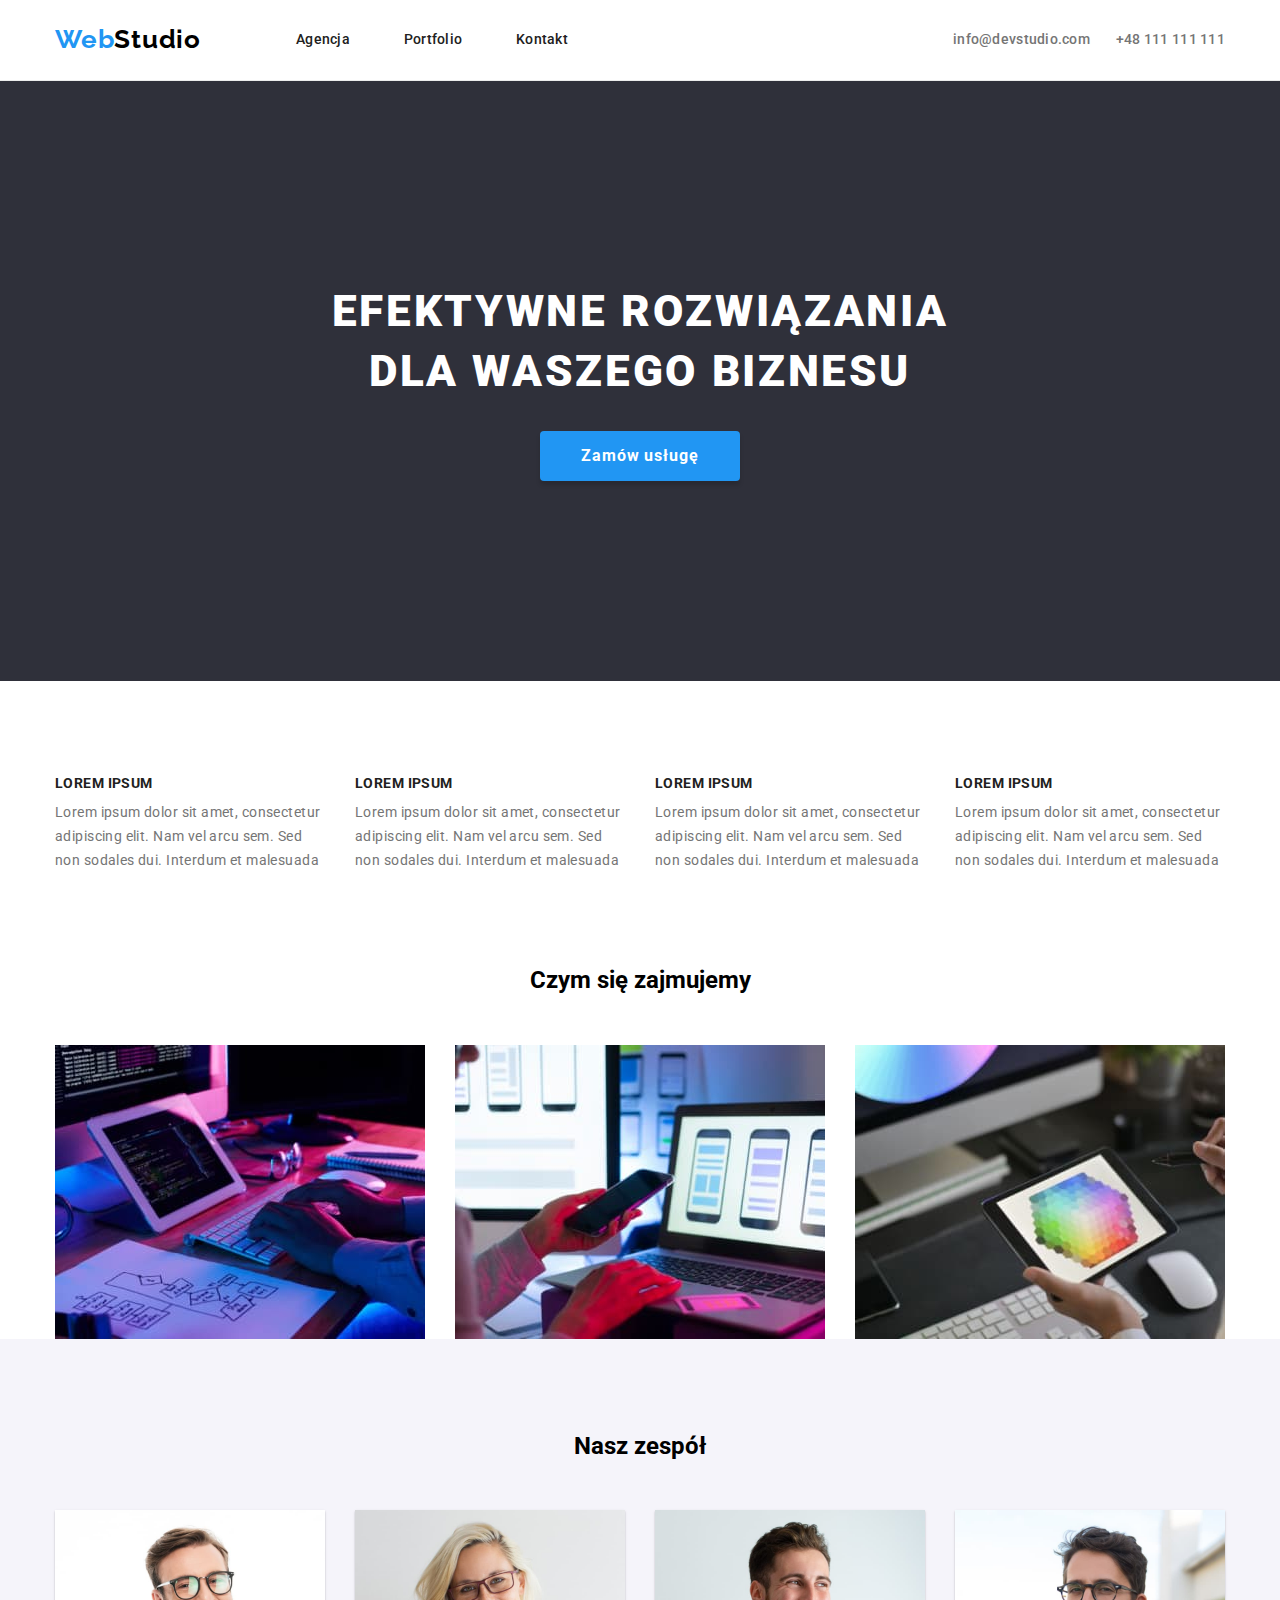
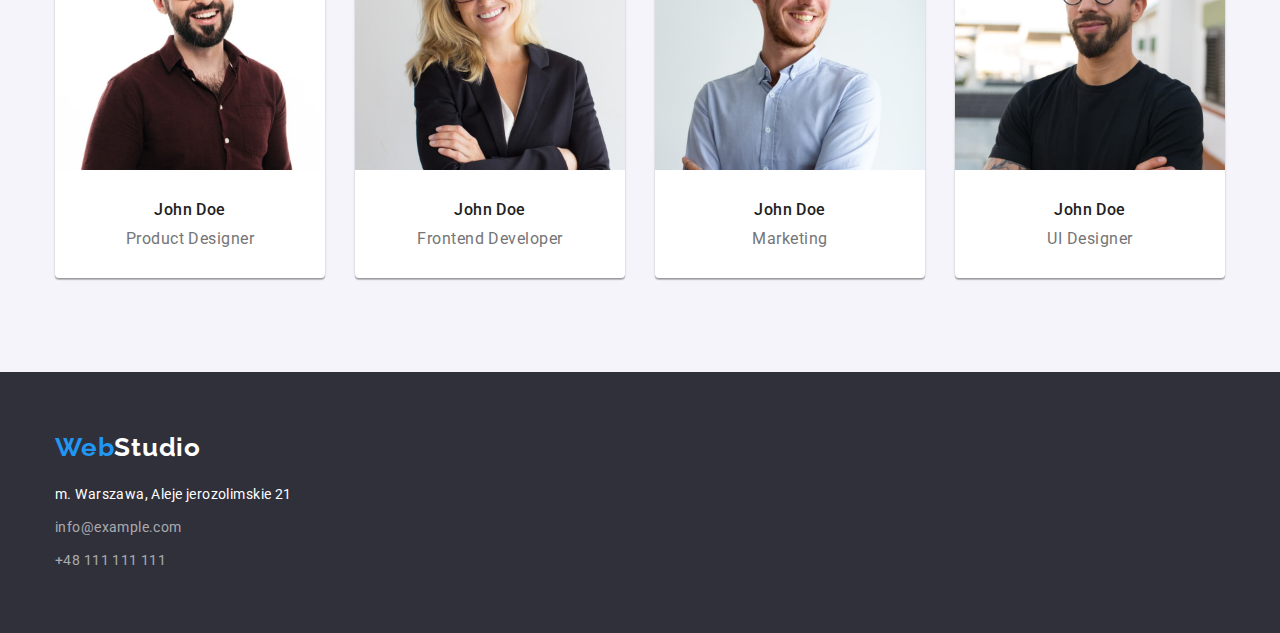
<file: index.html>
<!DOCTYPE html>
<html lang="pl">

<head>
    <meta charset="UTF-8">
    <meta http-equiv="X-UA-Compatible" content="IE=edge">
    <meta name="viewport" content="width=device-width, initial-scale=1.0">
    <link rel="preconnect" href="https://fonts.gstatic.com">
    <link
        href="https://fonts.googleapis.com/css2?family=Raleway:wght@400;700&family=Roboto:wght@400;500;700;900&display=swap"
        rel="stylesheet">
    <title>Zadanie domowe #3 GOIT POLSKA</title>
    <link rel="stylesheet"
        href="https://cdnjs.cloudflare.com/ajax/libs/modern-normalize/1.0.0/modern-normalize.min.css">
    <link rel="stylesheet" href="./css/styles.css">
</head>

<body>

    <!-- -----HEADER----- -->

    <header class="header">
        <div class="container">
            <nav class="navigation">
                <a class="main-logo link" href="./index.html"><span>Web</span>Studio</a>
                <ul class="navigation_list list">
                    <li class="navigation_list-item"><a href="#" class="navigation_list-item-link link">Agencja</a></li>
                    <li class="navigation_list-item"><a href="./portfolio.html"
                            class="navigation_list-item-link link">Portfolio</a></li>
                    <li class="navigation_list-item"><a href="#" class="navigation_list-item-link link">Kontakt</a></li>
                </ul>

                <ul class="navigation_list list">
                    <li class="navigation_list-item"><a href="mailto:info@devstudio.com"
                            class="navigation_list-item-link link navigation_list-item-link-contact">info@devstudio.com</a>
                    </li>
                    <li class="navigation_list-item"><a href="tel:+48111111111"
                            class="navigation_list-item-link link navigation_list-item-link-contact">+48 111
                            111 111</a></li>
                </ul>
            </nav>
        </div>
    </header>

    <main>

        <!-- -----HERO----- -->

        <section class="hero">
            <h1 class="hero-text">EFEKTYWNE ROZWIĄZANIA<br> DLA WASZEGO BIZNESU</h1>
            <button class="hero-btn" type="button">Zamów usługę</button>
        </section>

        <!-- -----ADVANTAGE----- -->

        <section class="advantage">
            <div class="container section">

                <ul class="advantage_list">
                    <li class="advantage_list-item list">
                        <h4 class="advantage_list-item-header">LOREM IPSUM</h4>
                        <p class="advantage_list-item-description">Lorem ipsum dolor sit amet, consectetur adipiscing
                            elit.
                            Nam vel arcu sem. Sed non sodales dui. Interdum et malesuada
                        </p>
                    </li>
                    <li class="advantage_list-item list">
                        <h4 class="advantage_list-item-header">LOREM IPSUM</h4>
                        <p class="advantage_list-item-description">Lorem ipsum dolor sit amet, consectetur adipiscing
                            elit.
                            Nam vel arcu sem. Sed non sodales dui. Interdum et malesuada
                        </p>
                    </li>
                    <li class="advantage_list-item list">
                        <h4 class="advantage_list-item-header">LOREM IPSUM</h4>
                        <p class="advantage_list-item-description">Lorem ipsum dolor sit amet, consectetur adipiscing
                            elit.
                            Nam vel arcu sem. Sed non sodales dui. Interdum et malesuada
                        </p>
                    </li>
                    <li class="advantage_list-item list">
                        <h4 class="advantage_list-item-header">LOREM IPSUM</h4>
                        <p class="advantage_list-item-description">Lorem ipsum dolor sit amet, consectetur adipiscing
                            elit.
                            Nam vel arcu sem. Sed non sodales dui. Interdum et malesuada
                        </p>
                    </li>
                </ul>
            </div>
        </section>

        <!-- -----ABOUT-US----- -->

        <section class="about">
            <div class="container">

                <h2 class="main-header">Czym się zajmujemy</h2>
                <ul class="about_list-img">
                    <li class="about_list-img-item list"><img src="./images//main/box1.jpg" alt="Aplikacje na tablety"
                            width="370" height="294"></li>
                    <li class="about_list-img-item list"><img src="./images//main/box2.jpg" alt="Aplikacje na komputery"
                            width="370" height="294"></li>
                    <li class="about_list-img-item list"><img src="./images//main/box3.jpg"
                            alt="Aplikacje na urządzenia mobilne" width="370" height="294"></li>
                </ul>
            </div>
        </section>

        <!-- -----OUR TEAM----- -->

        <section class="team">
            <div class="container section">

                <h2 class="main-header">Nasz zespół</h2>
                <ul class="team_list">
                    <li class="team_list-item list">
                        <img class="team_list-item-img" src="./images//main/team1.jpg" alt="Product Designer"
                            width="270" height="260">
                        <h5 class="list-item-header">John Doe</h5>
                        <p class="list-item-description">Product Designer</p>
                    </li>
                    <li class="team_list-item list">
                        <img class="team_list-item-img" src="./images//main/team2.jpg" alt="Frontend Developer"
                            width="270" height="260">
                        <h5 class="list-item-header">John Doe</h5>
                        <p class="list-item-description">Frontend Developer</p>
                    </li>
                    <li class="team_list-item list">
                        <img class="team_list-item-img" src="./images//main/team3.jpg" alt="Marketing" width="270"
                            height="260">
                        <h5 class="list-item-header">John Doe</h5>
                        <p class="list-item-description">Marketing</p>
                    </li>
                    <li class="team_list-item list">
                        <img class="team_list-item-img" src="./images//main/team4.jpg" alt="UI Designer" width="270"
                            height="260">
                        <h5 class="list-item-header">John Doe</h5>
                        <p class="list-item-description">UI Designer</p>
                    </li>
                </ul>
            </div>
        </section>
    </main>

    <!-- -----FOOTER----- -->

    <footer class="footer">
        <div class="container section">

            <a class="main-logo footer-logo link" href="./index.html"><span>Web</span>Studio</a>

            <address class="address">
                <ul class="address_list">
                    <li class="address_list-item list">m. Warszawa, Aleje jerozolimskie 21</li>
                    <li class="address_list-item list"><a href="mailto:info@example.com"
                            class="address_list-item-contact link">info@example.com</a></li>
                    <li class="address_list-item list"><a href="tel:+48111111111"
                            class="address_list-item-contact link">+48
                            111
                            111
                            111</a></li>
                </ul>
            </address>
        </div>
    </footer>

</body>

</html>
</file>
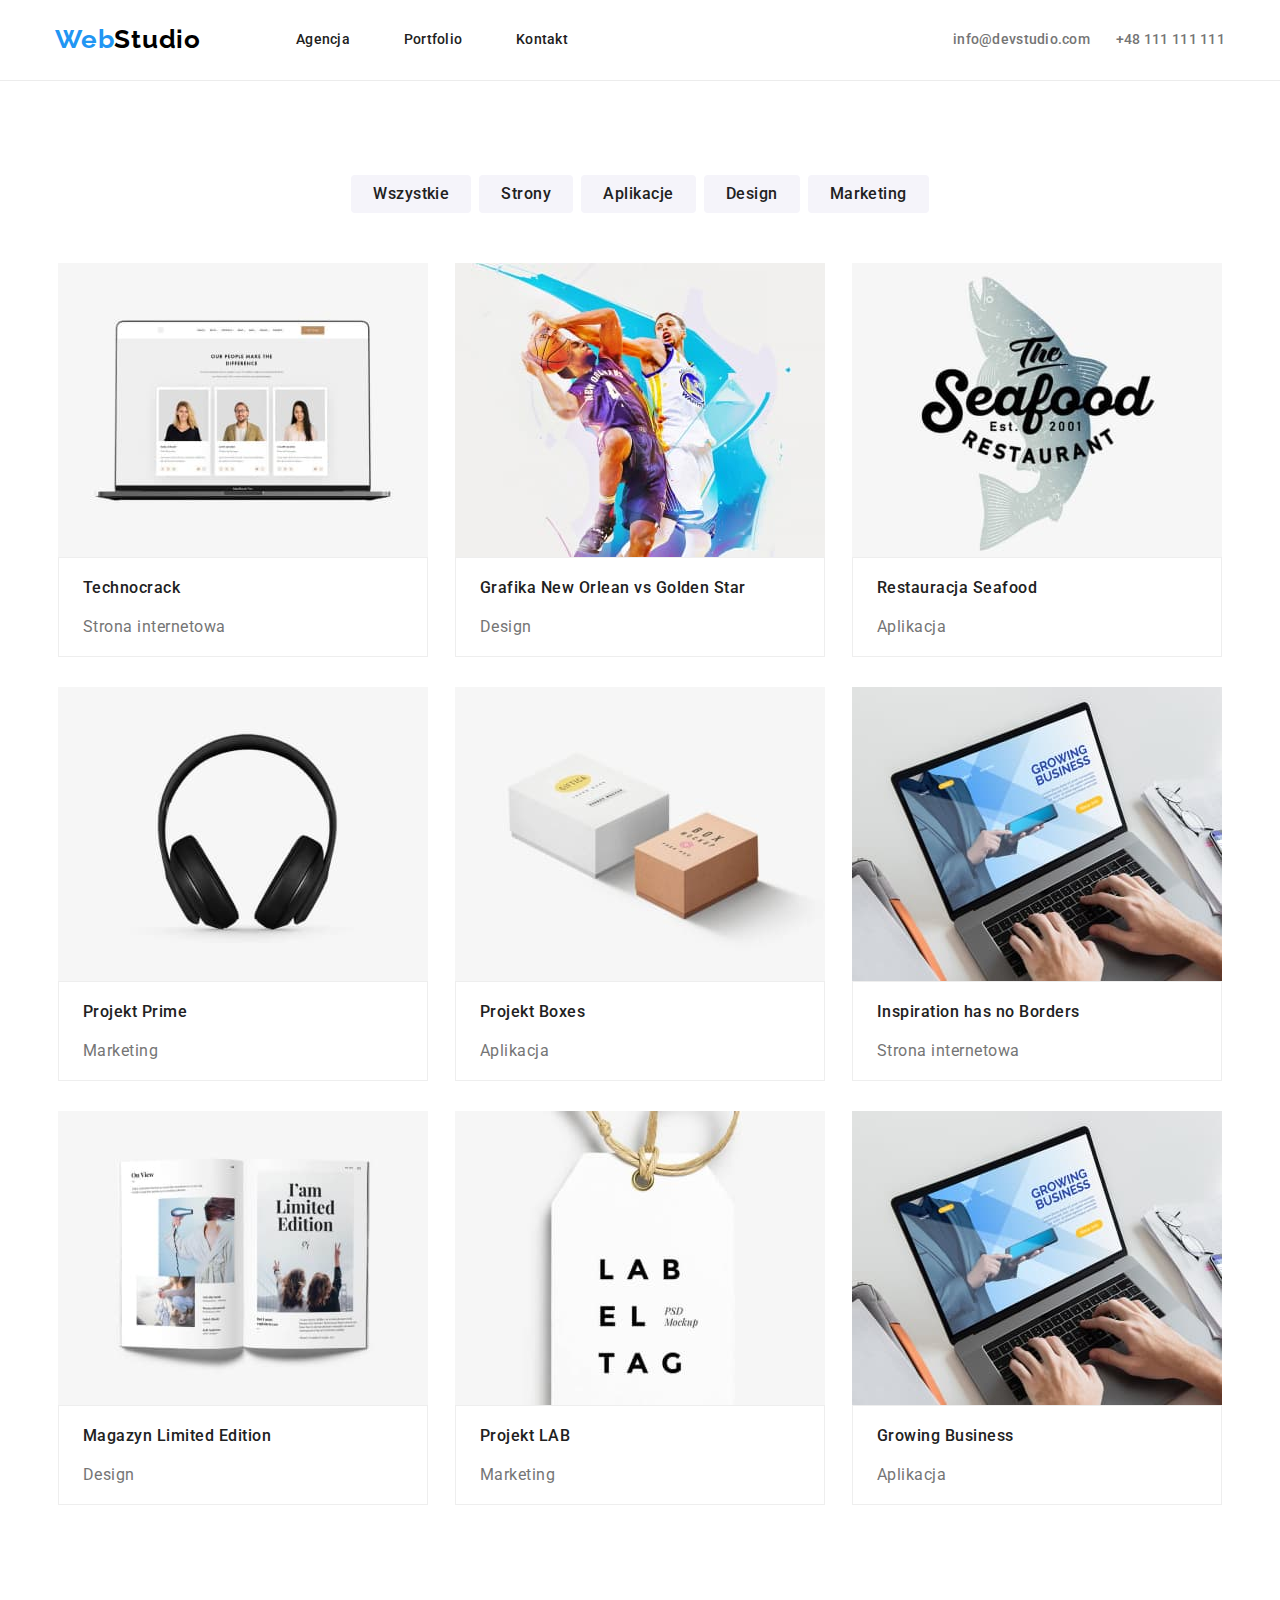
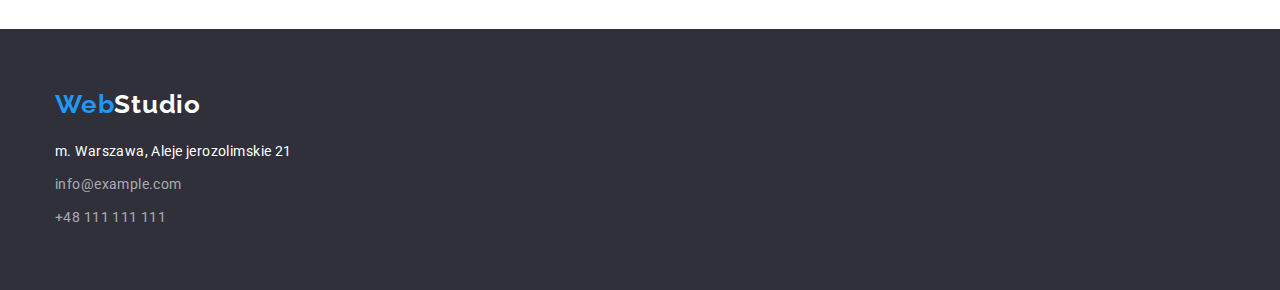
<file: portfolio.html>
<!DOCTYPE html>
<html lang="en">

<head>
    <meta charset="UTF-8">
    <meta http-equiv="X-UA-Compatible" content="IE=edge">
    <meta name="viewport" content="width=device-width, initial-scale=1.0">
    <link rel="preconnect" href="https://fonts.gstatic.com">
    <link
        href="https://fonts.googleapis.com/css2?family=Raleway:wght@400;700&family=Roboto:wght@400;500;700;900&display=swap"
        rel="stylesheet">
    <title>Zadanie domowe #2 - portfolio GOIT POLSKA</title>
    <link rel="stylesheet"
        href="https://cdnjs.cloudflare.com/ajax/libs/modern-normalize/1.0.0/modern-normalize.min.css">
    <link rel="stylesheet" href="./css/styles.css">
</head>

<body>

    <!-- -----HEADER----- -->

    <header class="header">
        <div class="container">
            <nav class="navigation">
                <a class="main-logo link" href="./index.html"><span>Web</span>Studio</a>
                <ul class="navigation_list list">
                    <li class="navigation_list-item"><a href="#" class="navigation_list-item-link link">Agencja</a></li>
                    <li class="navigation_list-item"><a href="./portfolio.html"
                            class="navigation_list-item-link link">Portfolio</a></li>
                    <li class="navigation_list-item"><a href="#" class="navigation_list-item-link link">Kontakt</a></li>
                </ul>

                <ul class="navigation_list list">
                    <li class="navigation_list-item"><a href="mailto:info@devstudio.com"
                            class="navigation_list-item-link link navigation_list-item-link-contact">info@devstudio.com</a>
                    </li>
                    <li class="navigation_list-item"><a href="tel:+48111111111"
                            class="navigation_list-item-link link navigation_list-item-link-contact">+48 111
                            111 111</a></li>
                </ul>
            </nav>
        </div>
    </header>

    <main>

        <!-- -----MAIN SECTION----- -->

        <section class="main_section">
            <div class="container section">
                <ul class="main_section-nav-list list">
                    <li class="main_section-nav-list-item"><button
                            class="main_section-nav-list-item-btn">Wszystkie</button>
                    </li>
                    <li class="main_section-nav-list-item"><button
                            class="main_section-nav-list-item-btn">Strony</button>
                    </li>
                    <li class="main_section-nav-list-item" list><button
                            class="main_section-nav-list-item-btn">Aplikacje</button>
                    </li>
                    <li class="main_section-nav-list-item"><button
                            class="main_section-nav-list-item-btn">Design</button>
                    </li>
                    <li class="main_section-nav-list-item"><button
                            class="main_section-nav-list-item-btn">Marketing</button>
                    </li>
                </ul>

                <ul class="main_section-card-list list">
                    <li class="main_section-card-list-item">
                        <img class="" src="./images/portfolio/technocrack.jpg" alt="Strona internetowa Technocrack"
                            width="370" height="294">
                        <div class="main_section-card-list-item-description">
                            <h5 class="list-item-header">Technocrack</h5>
                            <p class="list-item-description">Strona internetowa</p>
                        </div>
                    </li>
                    <li class="main_section-card-list-item">
                        <img class="" src="./images/portfolio/new_orlean.jpg" alt="Mecz Nowy Orlean vs Golden Star"
                            width="370" height="294">
                        <div class="main_section-card-list-item-description">
                            <h5 class="list-item-header">Grafika New Orlean vs Golden Star</h5>
                            <p class="list-item-description">Design</p>
                        </div>
                    </li>
                    <li class="main_section-card-list-item">
                        <img class="" src="./images/portfolio//seafood.jpg" alt="Logo restauracji SeaFood" width="370"
                            height="294">
                        <div class="main_section-card-list-item-description">

                            <h5 class="list-item-header">Restauracja Seafood</h5>
                            <p class="list-item-description">Aplikacja</p>
                        </div>
                    </li>
                    <li class="main_section-card-list-item">
                        <img class="" src="./images/portfolio/prime.jpg" alt=" Projekt Prime" width="370" height="294">
                        <div class="main_section-card-list-item-description">

                            <h5 class="list-item-header">Projekt Prime</h5>
                            <p class="list-item-description">Marketing</p>
                        </div>
                    </li>
                    <li class="main_section-card-list-item">
                        <img class="" src="./images/portfolio/boxes.jpg" alt="Projekt Boxes" width="370" height="294">
                        <div class="main_section-card-list-item-description">

                            <h5 class="list-item-header">Projekt Boxes</h5>
                            <p class="list-item-description">Aplikacja</p>
                        </div>
                    </li>
                    <li class="main_section-card-list-item">
                        <img class="" src="./images/portfolio/laptop.jpg" alt="Monitor" width="370" height="294">
                        <div class="main_section-card-list-item-description">

                            <h5 class="list-item-header">Inspiration has no Borders</h5>
                            <p class="list-item-description">Strona internetowa</p>
                        </div>
                    </li>
                    <li class="main_section-card-list-item">
                        <img class="" src="./images/portfolio/book.jpg" alt="Kolorowy magazyn" width="370" height="294">
                        <div class="main_section-card-list-item-description">

                            <h5 class="list-item-header">Magazyn Limited Edition</h5>
                            <p class="list-item-description">Design</p>
                        </div>
                    </li>
                    <li class="main_section-card-list-item">
                        <img class="" src="./images/portfolio/lab.jpg" alt="Zawieszka laboratoryjna" width="370"
                            height="294">
                        <div class="main_section-card-list-item-description">

                            <h5 class="list-item-header">Projekt LAB</h5>
                            <p class="list-item-description">Marketing</p>
                        </div>
                    </li>
                    <li class="main_section-card-list-item">
                        <img class="" src="./images/portfolio/laptop.jpg" alt="Laptop" width="370" height="294">
                        <div class="main_section-card-list-item-description">

                            <h5 class="list-item-header">Growing Business</h5>
                            <p class="list-item-description">Aplikacja</p>
                        </div>
                    </li>
                </ul>

            </div>
        </section>
    </main>

    <!-- -----FOOTER----- -->

    <footer class="footer">
        <div class="container">

            <a class="main-logo footer-logo link" href="./index.html"><span>Web</span>Studio</a>

            <address class="address">
                <ul class="address_list">
                    <li class="address_list-item list">m. Warszawa, Aleje jerozolimskie 21</li>
                    <li class="address_list-item list"><a href="mailto:info@example.com"
                            class="address_list-item-contact link">info@example.com</a></li>
                    <li class="address_list-item list"><a href="tel:+48111111111"
                            class="address_list-item-contact link">+48
                            111
                            111
                            111</a></li>
                </ul>
            </address>
        </div>
    </footer>

</body>

</html>
</file>
<file: css/styles.css>
:root {
    --main-font: 'Roboto', sans-serif;
    --secondary-font: 'Raleway', sans-serif;
    --main-color: #2196F3;
    --secondary-color: #212121;
    --third-color: #757575;
}

body {
    font-family: var(--main-font);
}


h1,
h2,
h3,
h4,
h5,
h6 {
    margin: 0;
}

ul,
ol {
    margin: 0;
    padding: 0;
}

p {
    margin: 0;
    padding: 0;
}

.list {
    list-style: none;
}

.link {
    text-decoration: none;
}

img {
    display: block;
}

/* ===== COMPONENT ===== */

.section {
    padding-top: 94px;
    padding-bottom: 94px;
}

.list-item-header {
    font-weight: 500;
    font-size: 16px;
    line-height: 1.188;
    text-align: center;
    letter-spacing: 0.03em;
    color: var(--secondary-color);
}

.list-item-description {
    font-size: 16px;
    line-height: 1.188;
    text-align: center;
    letter-spacing: 0.03em;
    color: var(--third-color);
}

/* ===== END COMPONENT ===== */

/* ===== HEADER ===== */

.header {
    border-bottom: 1px solid #ECECEC;
}

.header .container {
    width: 1200px;
    margin: 0 auto;
    padding-left: 15px;
    padding-right: 15px;
}

.navigation {
    display: flex;
    align-items: center;
    padding-top: 24px;
    padding-bottom: 25px;
}

.main-logo {
    font-family: var(--secondary-font);
    font-weight: 700;
    font-size: 26px;
    line-height: 1.192;
    letter-spacing: 0.03em;
    color: #000000;
}

.main-logo span {
    color: var(--main-color);
}

.navigation_list {
    display: flex;
    flex-basis: 272px;
    justify-content: space-between;
    margin-left: 95px;
}

.navigation_list:last-child {
    margin-left: auto;
}

.navigation_list-item-link {
    font-weight: 500;
    font-size: 14px;
    line-height: 1.143;
    letter-spacing: 0.02em;
    color: var(--secondary-color);
}

.navigation_list-item-link:hover,
.navigation_list-item-link:focus,
.navigation_list-item-link:visited {
    color: var(--main-color);
}

.navigation_list-item-link-contact {
    color: var(--third-color);
}

/* ===== END HEADER ===== */

/* =====  HERO ===== */

.hero {
    display: flex;
    flex-direction: column;
    justify-content: center;
    align-items: center;
    background-color: #2F303A;
}

.hero-text {
    font-weight: 900;
    font-size: 44px;
    line-height: 1.364;
    text-align: center;
    letter-spacing: 0.06em;
    text-transform: uppercase;
    color: #FFFFFF;
    padding-top: 200px;
}

.hero-btn {
    font-weight: 700;
    font-size: 16px;
    line-height: 1.875;
    letter-spacing: 0.06em;
    color: #FFFFFF;
    background-color: var(--main-color);
    box-shadow: 0px 4px 4px rgba(0, 0, 0, 0.15);
    border-radius: 4px;
    cursor: pointer;
    border: none;
    width: 200px;
    height: 50px;
    margin-top: 30px;
    margin-bottom: 200px;
}

/* ===== END HERO ===== */

/* =====  ADVANTAGE ===== */

.advantage .container {
    width: 1200px;
    margin: 0 auto;
    padding-left: 15px;
    padding-right: 15px;
}

.advantage_list {
    display: flex;
    text-align: left;
}


.advantage_list-item:not(:last-child) {
    margin-right: 30px;

}

.advantage_list-item-header {
    font-weight: 700;
    font-size: 14px;
    line-height: 1.143;
    letter-spacing: 0.03em;
    text-transform: uppercase;
    color: var(--secondary-color);
}

.advantage_list-item-description {
    font-size: 14px;
    line-height: 1.714;
    letter-spacing: 0.03em;
    color: var(--third-color);
    padding-top: 10px;
}

/* ===== END ADVANTAGE ===== */

/* =====  ABOUT US ===== */

.about .container {
    width: 1200px;
    margin: 0 auto;
    padding-left: 15px;
    padding-right: 15px;
    text-align: center;
}

.about_list-img {
    display: flex;
    padding-top: 50px;
}

.about_list-img-item:not(:last-child) {
    margin-right: 30px;
}

/* ===== END ABOUT US ===== */

/* ===== OUR TEAM ===== */

.team {
    background-color: #F5F4FA;
}

.team .container {
    width: 1200px;
    margin: 0 auto;
    padding-left: 15px;
    padding-right: 15px;
    text-align: center;
}

.team_list {
    display: flex;
    justify-content: center;
    align-items: center;
    margin-top: 50px;
}

.team_list-item {
    height: 368px;
    background: #FFFFFF;
    box-shadow: 0px 1px 3px rgba(0, 0, 0, 0.12),
        0px 1px 1px rgba(0, 0, 0, 0.14),
        0px 2px 1px rgba(0, 0, 0, 0.2);
    border-radius: 0px 0px 4px 4px;
}

.team_list-item:not(:last-child) {
    margin-right: 30px;
}

.team_list .list-item-header {
    margin-top: 30px;
    margin-bottom: 10px;
}

/* ===== END OUR TEAM ===== */

/* =====  FOOTER ===== */

.footer {
    /* height: 252px; */
    background-color: #2f303a;
}

.footer .container {
    margin: 0 auto;
    padding: 60px 15px;
    display: flex;
    width: 1200px;
    flex-direction: column;
}

.footer-logo {
    color: #fff;
}

.address_list {
    font-style: normal;
    margin-top: 20px;
}

.address_list-item {
    font-size: 14px;
    line-height: 1.714;
    letter-spacing: 0.03em;
    color: #FFF;
}

.address_list-item:not(:first-child) {
    padding-top: 9px;
}

.address_list-item-contact {
    font-size: 14px;
    line-height: 1.714;
    letter-spacing: 0.03em;
    color: rgba(255, 255, 255, 0.6);
}

.address_list-item-contact:hover,
.address_list-item-contact:active {
    color: var(--main-color);
}

/* ===== END FOOTER ===== */



/* ------===== PORTFOLIO =====------- */



/* =====  MAIN SECTION ===== */

/* .main_section-nav-list {} */

.main_section {
    width: 1200px;
    margin: 0 auto;
    padding: 0 15px;
}


.main_section-nav-list {
    display: flex;
    justify-content: center;
    margin-bottom: 50px;
}

.main_section-nav-list-item:not(:last-child) {
    margin-right: 8px;
}

.main_section-nav-list-item-btn {
    font-weight: 500;
    padding: 6px 22px;
    font-size: 16px;
    line-height: 1.625;
    text-align: center;
    letter-spacing: 0.03em;
    color: var(--secondary-color);
    background: #F5F4FA;
    border: none;
    border-radius: 4px;
    cursor: pointer;
}

.main_section-nav-list-item-btn:hover,
.main_section-nav-list-item-btn:active {
    color: #fff;
    background-color: var(--main-color);
    box-shadow: 0px 3px 1px rgba(0, 0, 0, 0.1),
        0px 1px 2px rgba(0, 0, 0, 0.08),
        0px 2px 2px rgba(0, 0, 0, 0.12);
}

.main_section-card-list {
    display: flex;
    justify-content: center;
    flex-wrap: wrap;
}

.main_section-card-list-item {
    margin-bottom: 30px;
    align-self: flex-start;
    background: #FFFFFF;
}


.main_section-card-list-item-description {
    border: 1px solid #eee;
}

.main_section-card-list-item:not(:nth-child(3n)) {
    margin-right: 27px;

}

.main_section-card-list-item .list-item-header {
    padding: 20px 24px;
    text-align: left;
}

.main_section-card-list-item .list-item-description {
    padding: 0 24px;
    padding-bottom: 20px;
    text-align: left;
}

/* ===== END MAIN SECTION ===== */

/* ------===== END PORTFOLIO =====------ */
</file>
